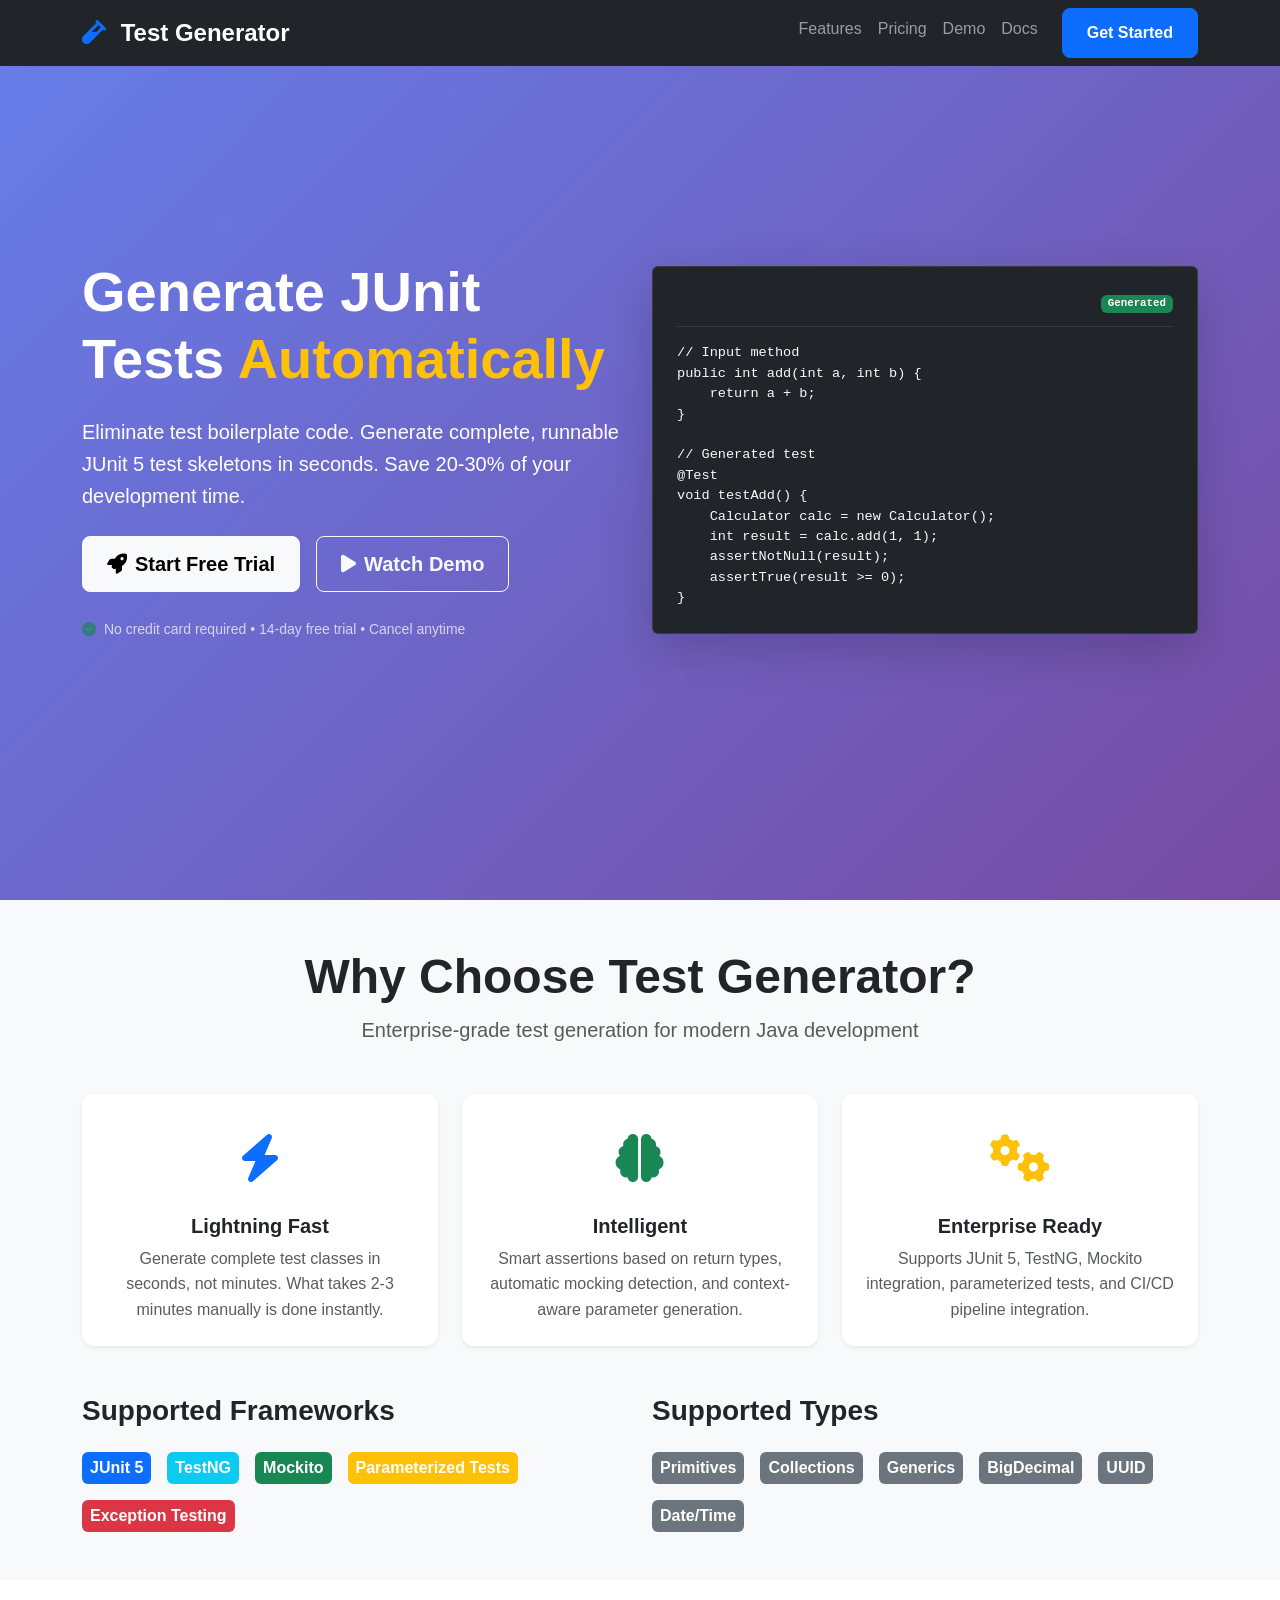
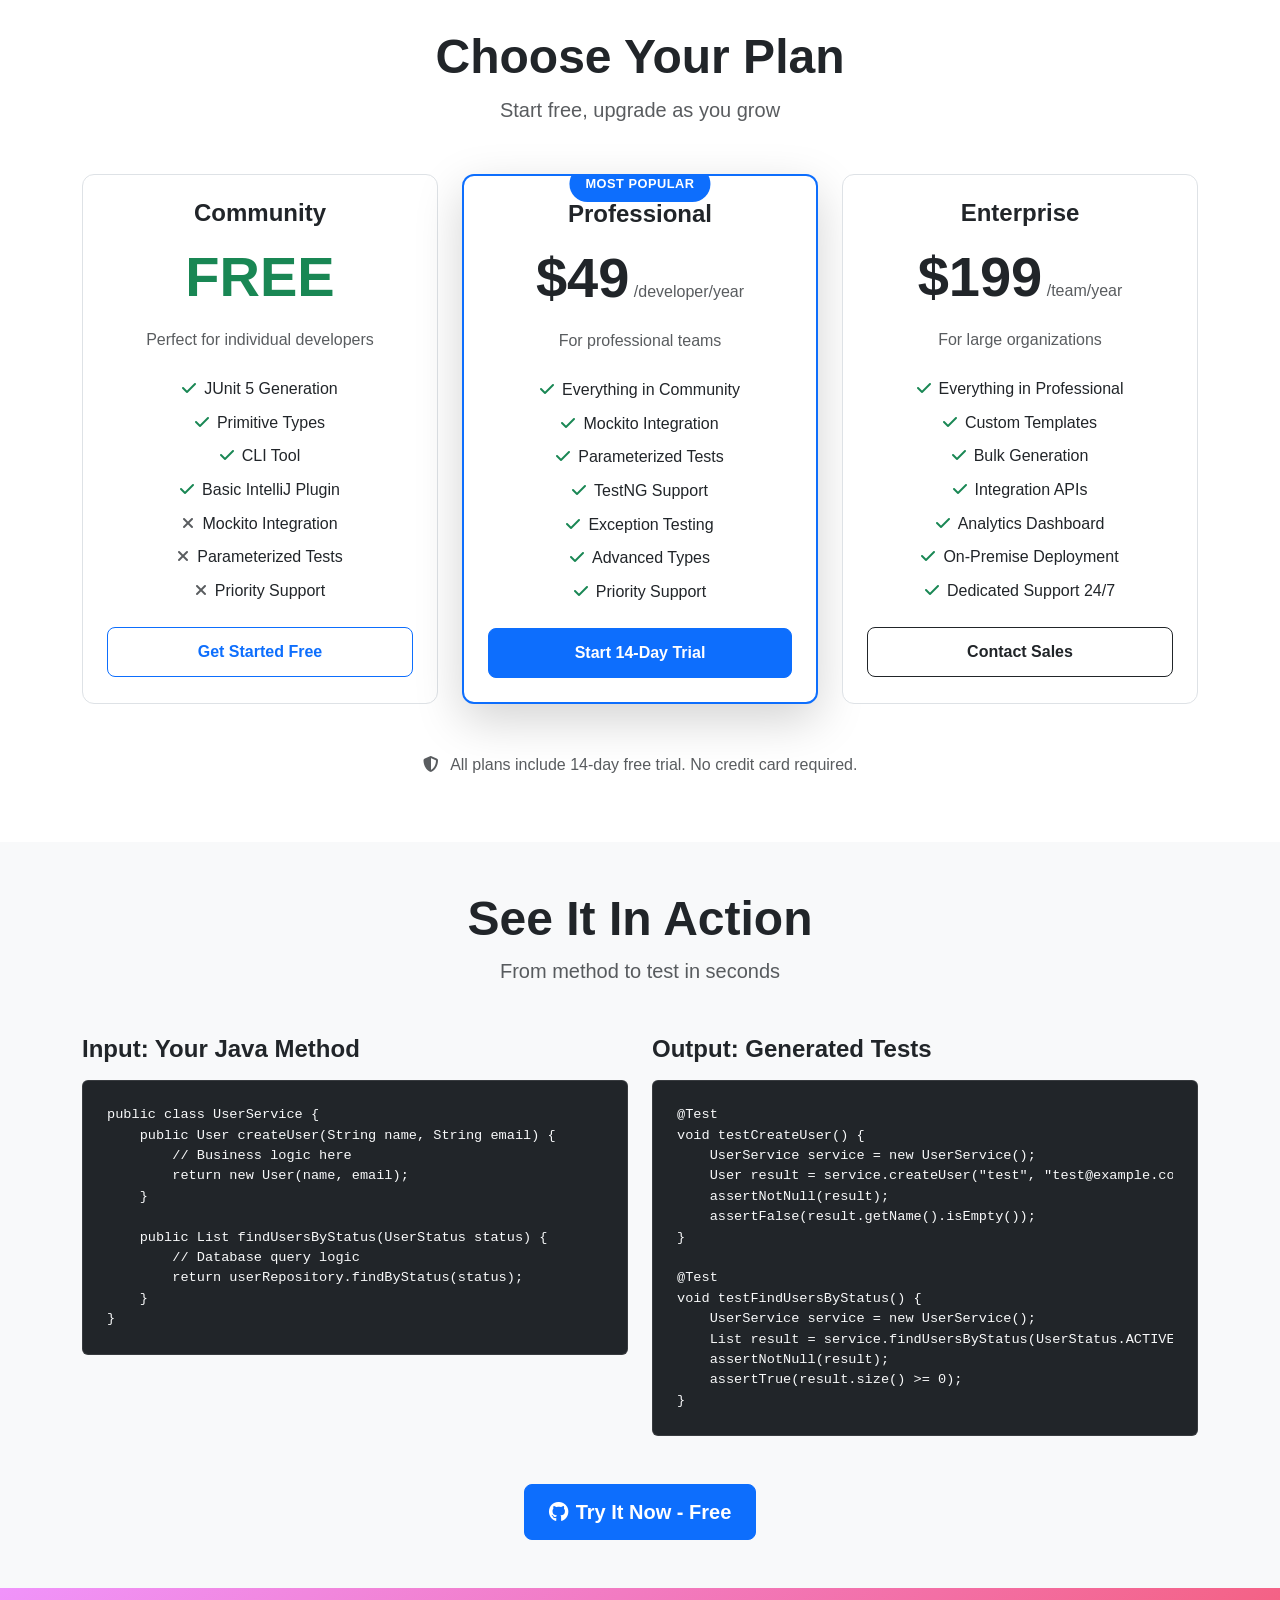
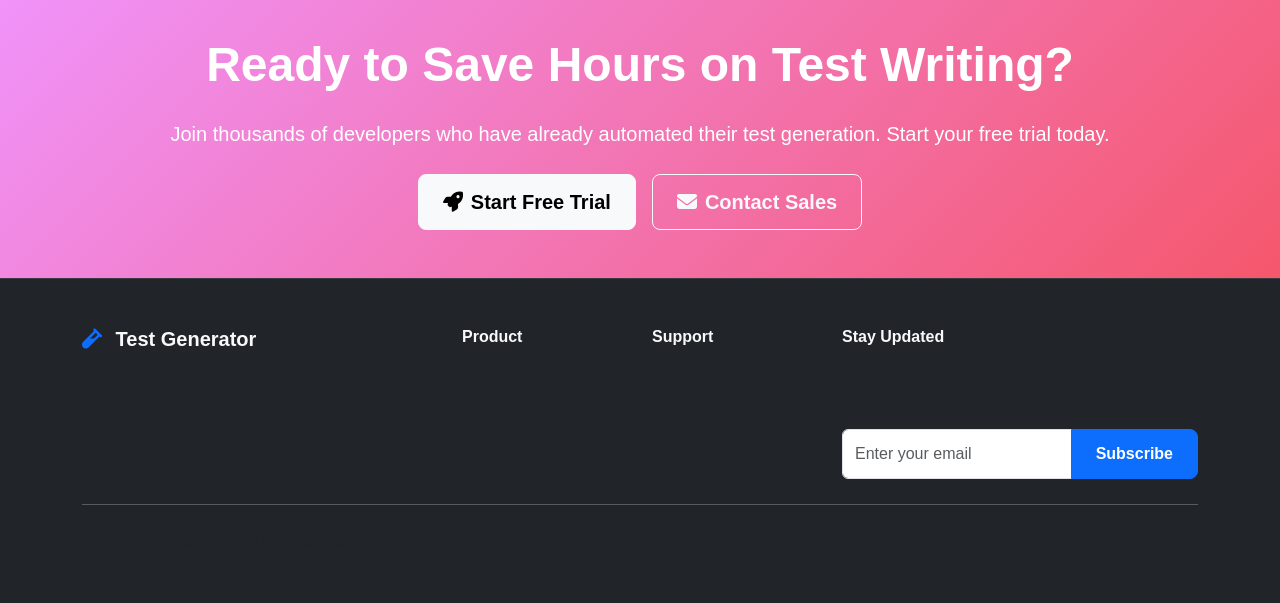
<file: website/index.html>
<!DOCTYPE html>
<html lang="en">
<head>
    <meta charset="UTF-8">
    <meta name="viewport" content="width=device-width, initial-scale=1.0">
    <title>Test Generator - Automated JUnit Test Generation</title>
    <meta name="description" content="Generate JUnit 5 test skeletons automatically. Save 20-30% of development time with intelligent test generation.">
    <link href="https://cdn.jsdelivr.net/npm/bootstrap@5.3.0/dist/css/bootstrap.min.css" rel="stylesheet">
    <link href="https://cdnjs.cloudflare.com/ajax/libs/font-awesome/6.4.0/css/all.min.css" rel="stylesheet">
    <link href="css/style.css" rel="stylesheet">
</head>
<body>
    <!-- Navigation -->
    <nav class="navbar navbar-expand-lg navbar-dark bg-dark fixed-top">
        <div class="container">
            <a class="navbar-brand" href="#">
                <i class="fas fa-vial text-primary me-2"></i>
                Test Generator
            </a>
            <button class="navbar-toggler" type="button" data-bs-toggle="collapse" data-bs-target="#navbarNav">
                <span class="navbar-toggler-icon"></span>
            </button>
            <div class="collapse navbar-collapse" id="navbarNav">
                <ul class="navbar-nav ms-auto">
                    <li class="nav-item"><a class="nav-link" href="#features">Features</a></li>
                    <li class="nav-item"><a class="nav-link" href="#pricing">Pricing</a></li>
                    <li class="nav-item"><a class="nav-link" href="#demo">Demo</a></li>
                    <li class="nav-item"><a class="nav-link" href="#docs">Docs</a></li>
                    <li class="nav-item"><a class="btn btn-primary ms-3" href="#pricing">Get Started</a></li>
                </ul>
            </div>
        </div>
    </nav>

    <!-- Hero Section -->
    <section class="hero bg-gradient-primary text-white py-5">
        <div class="container">
            <div class="row align-items-center">
                <div class="col-lg-6">
                    <h1 class="display-4 fw-bold mb-4">
                        Generate JUnit Tests <span class="text-warning">Automatically</span>
                    </h1>
                    <p class="lead mb-4">
                        Eliminate test boilerplate code. Generate complete, runnable JUnit 5 test skeletons
                        in seconds. Save 20-30% of your development time.
                    </p>
                    <div class="d-flex gap-3">
                        <a href="#pricing" class="btn btn-light btn-lg">
                            <i class="fas fa-rocket me-2"></i>Start Free Trial
                        </a>
                        <a href="#demo" class="btn btn-outline-light btn-lg">
                            <i class="fas fa-play me-2"></i>Watch Demo
                        </a>
                    </div>
                    <div class="mt-4">
                        <small class="text-light opacity-75">
                            <i class="fas fa-check-circle text-success me-1"></i>
                            No credit card required • 14-day free trial • Cancel anytime
                        </small>
                    </div>
                </div>
                <div class="col-lg-6">
                    <div class="code-demo bg-dark rounded p-4 shadow-lg">
                        <div class="code-header d-flex justify-content-between align-items-center mb-3">
                            <span class="text-muted">CalculatorTest.java</span>
                            <div>
                                <span class="badge bg-success">Generated</span>
                            </div>
                        </div>
                        <pre class="text-light mb-0"><code>// Input method
public int add(int a, int b) {
    return a + b;
}

// Generated test
@Test
void testAdd() {
    Calculator calc = new Calculator();
    int result = calc.add(1, 1);
    assertNotNull(result);
    assertTrue(result >= 0);
}</code></pre>
                    </div>
                </div>
            </div>
        </div>
    </section>

    <!-- Features Section -->
    <section id="features" class="py-5 bg-light">
        <div class="container">
            <div class="text-center mb-5">
                <h2 class="display-5 fw-bold">Why Choose Test Generator?</h2>
                <p class="lead text-muted">Enterprise-grade test generation for modern Java development</p>
            </div>

            <div class="row g-4">
                <div class="col-md-4">
                    <div class="feature-card card h-100 border-0 shadow-sm">
                        <div class="card-body text-center p-4">
                            <div class="feature-icon mb-3">
                                <i class="fas fa-bolt text-primary fa-3x"></i>
                            </div>
                            <h5 class="card-title fw-bold">Lightning Fast</h5>
                            <p class="card-text text-muted">
                                Generate complete test classes in seconds, not minutes.
                                What takes 2-3 minutes manually is done instantly.
                            </p>
                        </div>
                    </div>
                </div>

                <div class="col-md-4">
                    <div class="feature-card card h-100 border-0 shadow-sm">
                        <div class="card-body text-center p-4">
                            <div class="feature-icon mb-3">
                                <i class="fas fa-brain text-success fa-3x"></i>
                            </div>
                            <h5 class="card-title fw-bold">Intelligent</h5>
                            <p class="card-text text-muted">
                                Smart assertions based on return types, automatic mocking detection,
                                and context-aware parameter generation.
                            </p>
                        </div>
                    </div>
                </div>

                <div class="col-md-4">
                    <div class="feature-card card h-100 border-0 shadow-sm">
                        <div class="card-body text-center p-4">
                            <div class="feature-icon mb-3">
                                <i class="fas fa-cogs text-warning fa-3x"></i>
                            </div>
                            <h5 class="card-title fw-bold">Enterprise Ready</h5>
                            <p class="card-text text-muted">
                                Supports JUnit 5, TestNG, Mockito integration, parameterized tests,
                                and CI/CD pipeline integration.
                            </p>
                        </div>
                    </div>
                </div>
            </div>

            <div class="row mt-5">
                <div class="col-md-6">
                    <h3 class="fw-bold mb-4">Supported Frameworks</h3>
                    <div class="d-flex flex-wrap gap-3">
                        <span class="badge bg-primary fs-6 p-2">JUnit 5</span>
                        <span class="badge bg-info fs-6 p-2">TestNG</span>
                        <span class="badge bg-success fs-6 p-2">Mockito</span>
                        <span class="badge bg-warning fs-6 p-2">Parameterized Tests</span>
                        <span class="badge bg-danger fs-6 p-2">Exception Testing</span>
                    </div>
                </div>
                <div class="col-md-6">
                    <h3 class="fw-bold mb-4">Supported Types</h3>
                    <div class="d-flex flex-wrap gap-3">
                        <span class="badge bg-secondary fs-6 p-2">Primitives</span>
                        <span class="badge bg-secondary fs-6 p-2">Collections</span>
                        <span class="badge bg-secondary fs-6 p-2">Generics</span>
                        <span class="badge bg-secondary fs-6 p-2">BigDecimal</span>
                        <span class="badge bg-secondary fs-6 p-2">UUID</span>
                        <span class="badge bg-secondary fs-6 p-2">Date/Time</span>
                    </div>
                </div>
            </div>
        </div>
    </section>

    <!-- Pricing Section -->
    <section id="pricing" class="py-5 bg-white">
        <div class="container">
            <div class="text-center mb-5">
                <h2 class="display-5 fw-bold">Choose Your Plan</h2>
                <p class="lead text-muted">Start free, upgrade as you grow</p>
            </div>

            <div class="row g-4 justify-content-center">
                <!-- Community Plan -->
                <div class="col-lg-4">
                    <div class="pricing-card card h-100 border">
                        <div class="card-body text-center p-4">
                            <div class="pricing-header mb-4">
                                <h4 class="fw-bold">Community</h4>
                                <div class="price mb-3">
                                    <span class="display-4 fw-bold text-success">FREE</span>
                                </div>
                                <p class="text-muted">Perfect for individual developers</p>
                            </div>

                            <ul class="list-unstyled mb-4">
                                <li class="mb-2"><i class="fas fa-check text-success me-2"></i>JUnit 5 Generation</li>
                                <li class="mb-2"><i class="fas fa-check text-success me-2"></i>Primitive Types</li>
                                <li class="mb-2"><i class="fas fa-check text-success me-2"></i>CLI Tool</li>
                                <li class="mb-2"><i class="fas fa-check text-success me-2"></i>Basic IntelliJ Plugin</li>
                                <li class="mb-2"><i class="fas fa-times text-muted me-2"></i>Mockito Integration</li>
                                <li class="mb-2"><i class="fas fa-times text-muted me-2"></i>Parameterized Tests</li>
                                <li class="mb-2"><i class="fas fa-times text-muted me-2"></i>Priority Support</li>
                            </ul>

                            <a href="https://github.com/giofrac/test-generator" class="btn btn-outline-primary w-100">
                                Get Started Free
                            </a>
                        </div>
                    </div>
                </div>

                <!-- Pro Plan -->
                <div class="col-lg-4">
                    <div class="pricing-card card h-100 border border-primary shadow-lg position-relative">
                        <div class="popular-badge">Most Popular</div>
                        <div class="card-body text-center p-4">
                            <div class="pricing-header mb-4">
                                <h4 class="fw-bold">Professional</h4>
                                <div class="price mb-3">
                                    <span class="display-4 fw-bold">$49</span>
                                    <span class="text-muted">/developer/year</span>
                                </div>
                                <p class="text-muted">For professional teams</p>
                            </div>

                            <ul class="list-unstyled mb-4">
                                <li class="mb-2"><i class="fas fa-check text-success me-2"></i>Everything in Community</li>
                                <li class="mb-2"><i class="fas fa-check text-success me-2"></i>Mockito Integration</li>
                                <li class="mb-2"><i class="fas fa-check text-success me-2"></i>Parameterized Tests</li>
                                <li class="mb-2"><i class="fas fa-check text-success me-2"></i>TestNG Support</li>
                                <li class="mb-2"><i class="fas fa-check text-success me-2"></i>Exception Testing</li>
                                <li class="mb-2"><i class="fas fa-check text-success me-2"></i>Advanced Types</li>
                                <li class="mb-2"><i class="fas fa-check text-success me-2"></i>Priority Support</li>
                            </ul>

                            <button class="btn btn-primary w-100" onclick="showPricingModal('pro')">
                                Start 14-Day Trial
                            </button>
                        </div>
                    </div>
                </div>

                <!-- Enterprise Plan -->
                <div class="col-lg-4">
                    <div class="pricing-card card h-100 border">
                        <div class="card-body text-center p-4">
                            <div class="pricing-header mb-4">
                                <h4 class="fw-bold">Enterprise</h4>
                                <div class="price mb-3">
                                    <span class="display-4 fw-bold">$199</span>
                                    <span class="text-muted">/team/year</span>
                                </div>
                                <p class="text-muted">For large organizations</p>
                            </div>

                            <ul class="list-unstyled mb-4">
                                <li class="mb-2"><i class="fas fa-check text-success me-2"></i>Everything in Professional</li>
                                <li class="mb-2"><i class="fas fa-check text-success me-2"></i>Custom Templates</li>
                                <li class="mb-2"><i class="fas fa-check text-success me-2"></i>Bulk Generation</li>
                                <li class="mb-2"><i class="fas fa-check text-success me-2"></i>Integration APIs</li>
                                <li class="mb-2"><i class="fas fa-check text-success me-2"></i>Analytics Dashboard</li>
                                <li class="mb-2"><i class="fas fa-check text-success me-2"></i>On-Premise Deployment</li>
                                <li class="mb-2"><i class="fas fa-check text-success me-2"></i>Dedicated Support 24/7</li>
                            </ul>

                            <button class="btn btn-outline-dark w-100" onclick="showPricingModal('enterprise')">
                                Contact Sales
                            </button>
                        </div>
                    </div>
                </div>
            </div>

            <div class="text-center mt-5">
                <p class="text-muted">
                    <i class="fas fa-shield-alt me-2"></i>
                    All plans include 14-day free trial. No credit card required.
                </p>
            </div>
        </div>
    </section>

    <!-- Demo Section -->
    <section id="demo" class="py-5 bg-light">
        <div class="container">
            <div class="text-center mb-5">
                <h2 class="display-5 fw-bold">See It In Action</h2>
                <p class="lead text-muted">From method to test in seconds</p>
            </div>

            <div class="row">
                <div class="col-lg-6">
                    <h4 class="fw-bold mb-3">Input: Your Java Method</h4>
                    <div class="code-demo bg-dark rounded p-4">
                        <pre class="text-light mb-0"><code>public class UserService {
    public User createUser(String name, String email) {
        // Business logic here
        return new User(name, email);
    }

    public List<User> findUsersByStatus(UserStatus status) {
        // Database query logic
        return userRepository.findByStatus(status);
    }
}</code></pre>
                    </div>
                </div>

                <div class="col-lg-6">
                    <h4 class="fw-bold mb-3">Output: Generated Tests</h4>
                    <div class="code-demo bg-dark rounded p-4">
                        <pre class="text-light mb-0"><code>@Test
void testCreateUser() {
    UserService service = new UserService();
    User result = service.createUser("test", "test@example.com");
    assertNotNull(result);
    assertFalse(result.getName().isEmpty());
}

@Test
void testFindUsersByStatus() {
    UserService service = new UserService();
    List<User> result = service.findUsersByStatus(UserStatus.ACTIVE);
    assertNotNull(result);
    assertTrue(result.size() >= 0);
}</code></pre>
                    </div>
                </div>
            </div>

            <div class="text-center mt-5">
                <a href="https://github.com/giofrac/test-generator" class="btn btn-primary btn-lg">
                    <i class="fab fa-github me-2"></i>Try It Now - Free
                </a>
            </div>
        </div>
    </section>

    <!-- CTA Section -->
    <section class="cta bg-gradient-primary text-white py-5">
        <div class="container text-center">
            <h2 class="display-5 fw-bold mb-4">Ready to Save Hours on Test Writing?</h2>
            <p class="lead mb-4">
                Join thousands of developers who have already automated their test generation.
                Start your free trial today.
            </p>
            <div class="d-flex justify-content-center gap-3">
                <a href="#pricing" class="btn btn-light btn-lg">
                    <i class="fas fa-rocket me-2"></i>Start Free Trial
                </a>
                <a href="mailto:support@testgenerator.com" class="btn btn-outline-light btn-lg">
                    <i class="fas fa-envelope me-2"></i>Contact Sales
                </a>
            </div>
        </div>
    </section>

    <!-- Footer -->
    <footer class="bg-dark text-light py-5">
        <div class="container">
            <div class="row">
                <div class="col-md-4">
                    <h5 class="fw-bold mb-3">
                        <i class="fas fa-vial text-primary me-2"></i>
                        Test Generator
                    </h5>
                    <p class="text-muted">
                        Automated JUnit test generation for modern Java development.
                        Save time, improve quality, ship faster.
                    </p>
                </div>
                <div class="col-md-2">
                    <h6 class="fw-bold mb-3">Product</h6>
                    <ul class="list-unstyled">
                        <li><a href="#features" class="text-muted text-decoration-none">Features</a></li>
                        <li><a href="#pricing" class="text-muted text-decoration-none">Pricing</a></li>
                        <li><a href="#demo" class="text-muted text-decoration-none">Demo</a></li>
                        <li><a href="https://github.com/giofrac/test-generator" class="text-muted text-decoration-none">GitHub</a></li>
                    </ul>
                </div>
                <div class="col-md-2">
                    <h6 class="fw-bold mb-3">Support</h6>
                    <ul class="list-unstyled">
                        <li><a href="#docs" class="text-muted text-decoration-none">Documentation</a></li>
                        <li><a href="mailto:support@testgenerator.com" class="text-muted text-decoration-none">Help Center</a></li>
                        <li><a href="mailto:support@testgenerator.com" class="text-muted text-decoration-none">Contact</a></li>
                    </ul>
                </div>
                <div class="col-md-4">
                    <h6 class="fw-bold mb-3">Stay Updated</h6>
                    <p class="text-muted">Get the latest updates on new features and releases.</p>
                    <div class="input-group">
                        <input type="email" class="form-control" placeholder="Enter your email">
                        <button class="btn btn-primary" type="button">Subscribe</button>
                    </div>
                </div>
            </div>
            <hr class="my-4">
            <div class="row align-items-center">
                <div class="col-md-6">
                    <p class="text-muted mb-0">&copy; 2024 Test Generator. All rights reserved.</p>
                </div>
                <div class="col-md-6 text-md-end">
                    <a href="#" class="text-muted text-decoration-none me-3">Privacy Policy</a>
                    <a href="#" class="text-muted text-decoration-none me-3">Terms of Service</a>
                    <a href="#" class="text-muted text-decoration-none">Cookie Policy</a>
                </div>
            </div>
        </div>
    </footer>

    <!-- Pricing Modal -->
    <div class="modal fade" id="pricingModal" tabindex="-1">
        <div class="modal-dialog">
            <div class="modal-content">
                <div class="modal-header">
                    <h5 class="modal-title">Start Your Free Trial</h5>
                    <button type="button" class="btn-close" data-bs-dismiss="modal"></button>
                </div>
                <div class="modal-body">
                    <form id="trialForm">
                        <div class="mb-3">
                            <label for="name" class="form-label">Full Name</label>
                            <input type="text" class="form-control" id="name" required>
                        </div>
                        <div class="mb-3">
                            <label for="email" class="form-label">Email Address</label>
                            <input type="email" class="form-control" id="email" required>
                        </div>
                        <div class="mb-3">
                            <label for="company" class="form-label">Company (Optional)</label>
                            <input type="text" class="form-control" id="company">
                        </div>
                        <div class="mb-3">
                            <label for="plan" class="form-label">Selected Plan</label>
                            <select class="form-select" id="plan" required>
                                <option value="pro">Professional - $49/year</option>
                                <option value="enterprise">Enterprise - $199/year</option>
                            </select>
                        </div>
                        <div class="form-check mb-3">
                            <input class="form-check-input" type="checkbox" id="terms" required>
                            <label class="form-check-label" for="terms">
                                I agree to the <a href="#" class="text-decoration-none">Terms of Service</a> and <a href="#" class="text-decoration-none">Privacy Policy</a>
                            </label>
                        </div>
                    </form>
                </div>
                <div class="modal-footer">
                    <button type="button" class="btn btn-secondary" data-bs-dismiss="modal">Cancel</button>
                    <button type="submit" form="trialForm" class="btn btn-primary">Start Free Trial</button>
                </div>
            </div>
        </div>
    </div>

    <script src="https://cdn.jsdelivr.net/npm/bootstrap@5.3.0/dist/js/bootstrap.bundle.min.js"></script>
    <script src="js/main.js"></script>
</body>
</html>
</file>
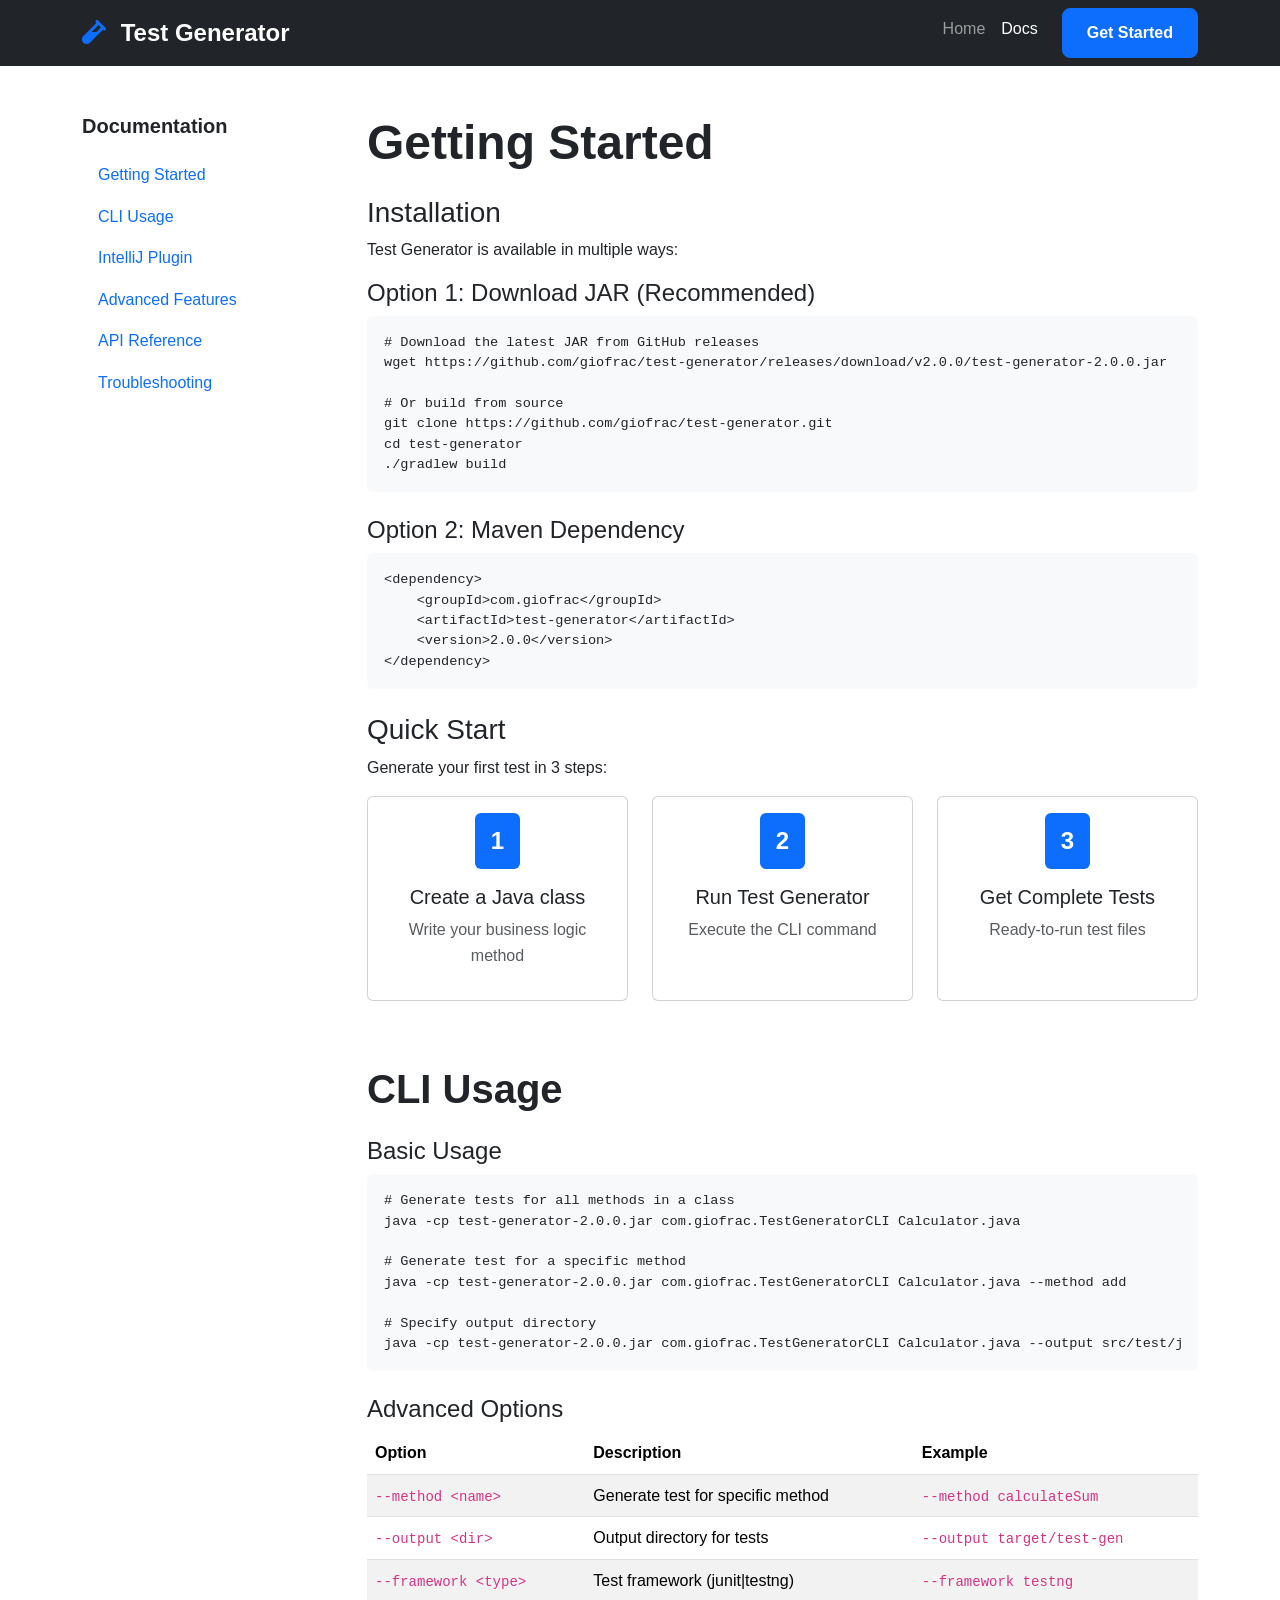
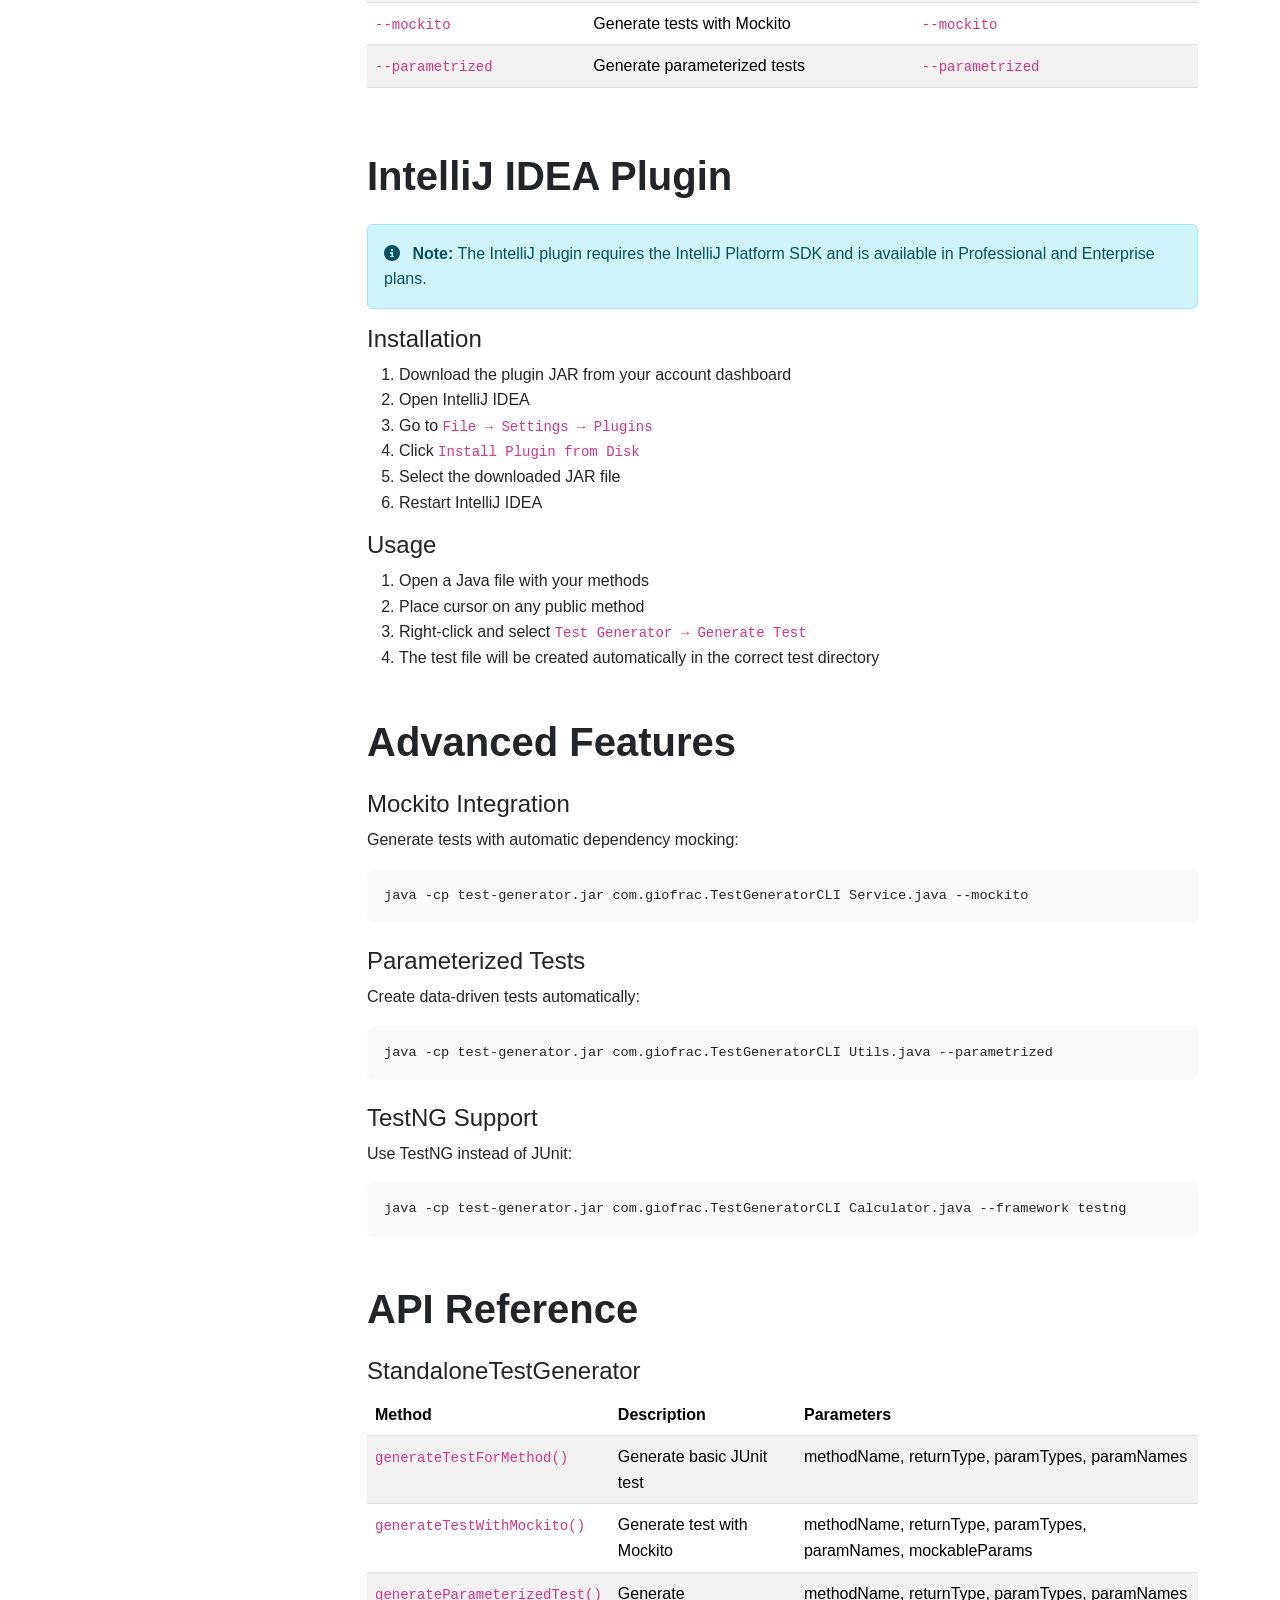
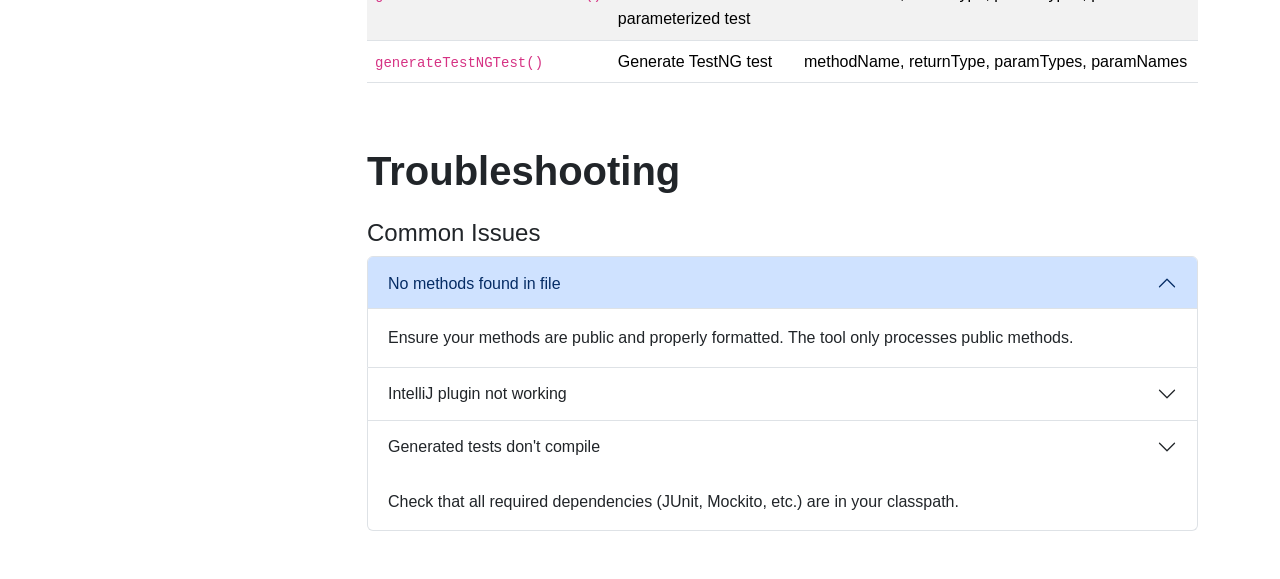
<file: website/docs.html>
<!DOCTYPE html>
<html lang="en">
<head>
    <meta charset="UTF-8">
    <meta name="viewport" content="width=device-width, initial-scale=1.0">
    <title>Documentation - Test Generator</title>
    <link href="https://cdn.jsdelivr.net/npm/bootstrap@5.3.0/dist/css/bootstrap.min.css" rel="stylesheet">
    <link href="https://cdnjs.cloudflare.com/ajax/libs/font-awesome/6.4.0/css/all.min.css" rel="stylesheet">
    <link href="css/style.css" rel="stylesheet">
</head>
<body>
    <!-- Navigation -->
    <nav class="navbar navbar-expand-lg navbar-dark bg-dark">
        <div class="container">
            <a class="navbar-brand" href="index.html">
                <i class="fas fa-vial text-primary me-2"></i>
                Test Generator
            </a>
            <button class="navbar-toggler" type="button" data-bs-toggle="collapse" data-bs-target="#navbarNav">
                <span class="navbar-toggler-icon"></span>
            </button>
            <div class="collapse navbar-collapse" id="navbarNav">
                <ul class="navbar-nav ms-auto">
                    <li class="nav-item"><a class="nav-link" href="index.html">Home</a></li>
                    <li class="nav-item"><a class="nav-link active" href="docs.html">Docs</a></li>
                    <li class="nav-item"><a class="btn btn-primary ms-3" href="index.html#pricing">Get Started</a></li>
                </ul>
            </div>
        </div>
    </nav>

    <!-- Documentation Content -->
    <section class="py-5">
        <div class="container">
            <div class="row">
                <div class="col-lg-3">
                    <nav class="docs-sidebar">
                        <h5 class="fw-bold mb-3">Documentation</h5>
                        <ul class="nav flex-column">
                            <li class="nav-item"><a class="nav-link active" href="#getting-started">Getting Started</a></li>
                            <li class="nav-item"><a class="nav-link" href="#cli-usage">CLI Usage</a></li>
                            <li class="nav-item"><a class="nav-link" href="#intellij-plugin">IntelliJ Plugin</a></li>
                            <li class="nav-item"><a class="nav-link" href="#advanced-features">Advanced Features</a></li>
                            <li class="nav-item"><a class="nav-link" href="#api-reference">API Reference</a></li>
                            <li class="nav-item"><a class="nav-link" href="#troubleshooting">Troubleshooting</a></li>
                        </ul>
                    </nav>
                </div>

                <div class="col-lg-9">
                    <div class="docs-content">
                        <!-- Getting Started -->
                        <section id="getting-started">
                            <h1 class="display-5 fw-bold mb-4">Getting Started</h1>

                            <h3>Installation</h3>
                            <p>Test Generator is available in multiple ways:</p>

                            <h4>Option 1: Download JAR (Recommended)</h4>
                            <div class="code-demo bg-light rounded p-3 mb-4">
                                <pre class="mb-0"><code># Download the latest JAR from GitHub releases
wget https://github.com/giofrac/test-generator/releases/download/v2.0.0/test-generator-2.0.0.jar

# Or build from source
git clone https://github.com/giofrac/test-generator.git
cd test-generator
./gradlew build</code></pre>
                            </div>

                            <h4>Option 2: Maven Dependency</h4>
                            <div class="code-demo bg-light rounded p-3 mb-4">
                                <pre class="mb-0"><code>&lt;dependency&gt;
    &lt;groupId&gt;com.giofrac&lt;/groupId&gt;
    &lt;artifactId&gt;test-generator&lt;/artifactId&gt;
    &lt;version&gt;2.0.0&lt;/version&gt;
&lt;/dependency&gt;</code></pre>
                            </div>

                            <h3>Quick Start</h3>
                            <p>Generate your first test in 3 steps:</p>

                            <div class="row">
                                <div class="col-md-4 mb-3">
                                    <div class="card h-100">
                                        <div class="card-body text-center">
                                            <div class="step-number mb-3">
                                                <span class="badge bg-primary fs-4 p-3">1</span>
                                            </div>
                                            <h5>Create a Java class</h5>
                                            <p class="text-muted">Write your business logic method</p>
                                        </div>
                                    </div>
                                </div>
                                <div class="col-md-4 mb-3">
                                    <div class="card h-100">
                                        <div class="card-body text-center">
                                            <div class="step-number mb-3">
                                                <span class="badge bg-primary fs-4 p-3">2</span>
                                            </div>
                                            <h5>Run Test Generator</h5>
                                            <p class="text-muted">Execute the CLI command</p>
                                        </div>
                                    </div>
                                </div>
                                <div class="col-md-4 mb-3">
                                    <div class="card h-100">
                                        <div class="card-body text-center">
                                            <div class="step-number mb-3">
                                                <span class="badge bg-primary fs-4 p-3">3</span>
                                            </div>
                                            <h5>Get Complete Tests</h5>
                                            <p class="text-muted">Ready-to-run test files</p>
                                        </div>
                                    </div>
                                </div>
                            </div>
                        </section>

                        <!-- CLI Usage -->
                        <section id="cli-usage" class="mt-5">
                            <h2 class="display-6 fw-bold mb-4">CLI Usage</h2>

                            <h4>Basic Usage</h4>
                            <div class="code-demo bg-light rounded p-3 mb-4">
                                <pre class="mb-0"><code># Generate tests for all methods in a class
java -cp test-generator-2.0.0.jar com.giofrac.TestGeneratorCLI Calculator.java

# Generate test for a specific method
java -cp test-generator-2.0.0.jar com.giofrac.TestGeneratorCLI Calculator.java --method add

# Specify output directory
java -cp test-generator-2.0.0.jar com.giofrac.TestGeneratorCLI Calculator.java --output src/test/java</code></pre>
                            </div>

                            <h4>Advanced Options</h4>
                            <div class="table-responsive">
                                <table class="table table-striped">
                                    <thead>
                                        <tr>
                                            <th>Option</th>
                                            <th>Description</th>
                                            <th>Example</th>
                                        </tr>
                                    </thead>
                                    <tbody>
                                        <tr>
                                            <td><code>--method &lt;name&gt;</code></td>
                                            <td>Generate test for specific method</td>
                                            <td><code>--method calculateSum</code></td>
                                        </tr>
                                        <tr>
                                            <td><code>--output &lt;dir&gt;</code></td>
                                            <td>Output directory for tests</td>
                                            <td><code>--output target/test-gen</code></td>
                                        </tr>
                                        <tr>
                                            <td><code>--framework &lt;type&gt;</code></td>
                                            <td>Test framework (junit|testng)</td>
                                            <td><code>--framework testng</code></td>
                                        </tr>
                                        <tr>
                                            <td><code>--mockito</code></td>
                                            <td>Generate tests with Mockito</td>
                                            <td><code>--mockito</code></td>
                                        </tr>
                                        <tr>
                                            <td><code>--parametrized</code></td>
                                            <td>Generate parameterized tests</td>
                                            <td><code>--parametrized</code></td>
                                        </tr>
                                    </tbody>
                                </table>
                            </div>
                        </section>

                        <!-- IntelliJ Plugin -->
                        <section id="intellij-plugin" class="mt-5">
                            <h2 class="display-6 fw-bold mb-4">IntelliJ IDEA Plugin</h2>

                            <div class="alert alert-info">
                                <i class="fas fa-info-circle me-2"></i>
                                <strong>Note:</strong> The IntelliJ plugin requires the IntelliJ Platform SDK and is available in Professional and Enterprise plans.
                            </div>

                            <h4>Installation</h4>
                            <ol>
                                <li>Download the plugin JAR from your account dashboard</li>
                                <li>Open IntelliJ IDEA</li>
                                <li>Go to <code>File → Settings → Plugins</code></li>
                                <li>Click <code>Install Plugin from Disk</code></li>
                                <li>Select the downloaded JAR file</li>
                                <li>Restart IntelliJ IDEA</li>
                            </ol>

                            <h4>Usage</h4>
                            <ol>
                                <li>Open a Java file with your methods</li>
                                <li>Place cursor on any public method</li>
                                <li>Right-click and select <code>Test Generator → Generate Test</code></li>
                                <li>The test file will be created automatically in the correct test directory</li>
                            </ol>
                        </section>

                        <!-- Advanced Features -->
                        <section id="advanced-features" class="mt-5">
                            <h2 class="display-6 fw-bold mb-4">Advanced Features</h2>

                            <h4>Mockito Integration</h4>
                            <p>Generate tests with automatic dependency mocking:</p>
                            <div class="code-demo bg-light rounded p-3 mb-4">
                                <pre class="mb-0"><code>java -cp test-generator.jar com.giofrac.TestGeneratorCLI Service.java --mockito</code></pre>
                            </div>

                            <h4>Parameterized Tests</h4>
                            <p>Create data-driven tests automatically:</p>
                            <div class="code-demo bg-light rounded p-3 mb-4">
                                <pre class="mb-0"><code>java -cp test-generator.jar com.giofrac.TestGeneratorCLI Utils.java --parametrized</code></pre>
                            </div>

                            <h4>TestNG Support</h4>
                            <p>Use TestNG instead of JUnit:</p>
                            <div class="code-demo bg-light rounded p-3 mb-4">
                                <pre class="mb-0"><code>java -cp test-generator.jar com.giofrac.TestGeneratorCLI Calculator.java --framework testng</code></pre>
                            </div>
                        </section>

                        <!-- API Reference -->
                        <section id="api-reference" class="mt-5">
                            <h2 class="display-6 fw-bold mb-4">API Reference</h2>

                            <h4>StandaloneTestGenerator</h4>
                            <div class="table-responsive">
                                <table class="table table-striped">
                                    <thead>
                                        <tr>
                                            <th>Method</th>
                                            <th>Description</th>
                                            <th>Parameters</th>
                                        </tr>
                                    </thead>
                                    <tbody>
                                        <tr>
                                            <td><code>generateTestForMethod()</code></td>
                                            <td>Generate basic JUnit test</td>
                                            <td>methodName, returnType, paramTypes, paramNames</td>
                                        </tr>
                                        <tr>
                                            <td><code>generateTestWithMockito()</code></td>
                                            <td>Generate test with Mockito</td>
                                            <td>methodName, returnType, paramTypes, paramNames, mockableParams</td>
                                        </tr>
                                        <tr>
                                            <td><code>generateParameterizedTest()</code></td>
                                            <td>Generate parameterized test</td>
                                            <td>methodName, returnType, paramTypes, paramNames</td>
                                        </tr>
                                        <tr>
                                            <td><code>generateTestNGTest()</code></td>
                                            <td>Generate TestNG test</td>
                                            <td>methodName, returnType, paramTypes, paramNames</td>
                                        </tr>
                                    </tbody>
                                </table>
                            </div>
                        </section>

                        <!-- Troubleshooting -->
                        <section id="troubleshooting" class="mt-5">
                            <h2 class="display-6 fw-bold mb-4">Troubleshooting</h2>

                            <h4>Common Issues</h4>

                            <div class="accordion" id="troubleshootingAccordion">
                                <div class="accordion-item">
                                    <h2 class="accordion-header">
                                        <button class="accordion-button" type="button" data-bs-toggle="collapse" data-bs-target="#issue1">
                                            No methods found in file
                                        </button>
                                    </h2>
                                    <div id="issue1" class="accordion-collapse collapse show" data-bs-parent="#troubleshootingAccordion">
                                        <div class="accordion-body">
                                            Ensure your methods are public and properly formatted. The tool only processes public methods.
                                        </div>
                                    </div>
                                </div>

                                <div class="accordion-item">
                                    <h2 class="accordion-header">
                                        <button class="accordion-button collapsed" type="button" data-bs-toggle="collapse" data-bs-target="#issue2">
                                            IntelliJ plugin not working
                                        </button>
                                    </h2>
                                    <div id="issue2" class="accordion-collapse collapse" data-bs-parent="#troubleshootingAccordion">
                                        <div class="accordion-body">
                                            Make sure you have the IntelliJ Platform SDK configured and the plugin is properly installed.
                                        </div>
                                    </div>
                                </div>

                                <div class="accordion-item">
                                    <h2 class="accordion-header">
                                        <button class="accordion-button collapsed" type="button" data-bs-toggle="collapse" data-bs-target="#issue3">
                                            Generated tests don't compile
                                        </button>
                                    </h2>
                                    <div id="accordion-collapse collapse" data-bs-parent="#troubleshootingAccordion">
                                        <div class="accordion-body">
                                            Check that all required dependencies (JUnit, Mockito, etc.) are in your classpath.
                                        </div>
                                    </div>
                                </div>
                            </div>
                        </section>
                    </div>
                </div>
            </div>
        </div>
    </section>

    <script src="https://cdn.jsdelivr.net/npm/bootstrap@5.3.0/dist/js/bootstrap.bundle.min.js"></script>
    <script src="js/main.js"></script>
</body>
</html>
</file>
<file: website/css/style.css>
/* Custom styles for Test Generator website */

:root {
    --primary-color: #0d6efd;
    --secondary-color: #6c757d;
    --success-color: #198754;
    --warning-color: #ffc107;
    --danger-color: #dc3545;
    --dark-color: #212529;
    --light-color: #f8f9fa;
    --gradient-primary: linear-gradient(135deg, #667eea 0%, #764ba2 100%);
    --gradient-secondary: linear-gradient(135deg, #f093fb 0%, #f5576c 100%);
    --shadow: 0 4px 6px rgba(0, 0, 0, 0.1);
    --shadow-lg: 0 10px 25px rgba(0, 0, 0, 0.15);
}

body {
    font-family: 'Inter', -apple-system, BlinkMacSystemFont, 'Segoe UI', Roboto, sans-serif;
    line-height: 1.6;
}

/* Navigation */
.navbar-brand {
    font-weight: 700;
    font-size: 1.5rem;
}

/* Hero Section */
.hero {
    background: var(--gradient-primary);
    min-height: 100vh;
    display: flex;
    align-items: center;
    position: relative;
    overflow: hidden;
}

.hero::before {
    content: '';
    position: absolute;
    top: 0;
    left: 0;
    right: 0;
    bottom: 0;
    background: url('data:image/svg+xml,<svg xmlns="http://www.w3.org/2000/svg" viewBox="0 0 100 100"><defs><pattern id="grain" width="100" height="100" patternUnits="userSpaceOnUse"><circle cx="25" cy="25" r="1" fill="rgba(255,255,255,0.1)"/><circle cx="75" cy="75" r="1" fill="rgba(255,255,255,0.1)"/><circle cx="50" cy="10" r="0.5" fill="rgba(255,255,255,0.1)"/></pattern></defs><rect width="100" height="100" fill="url(%23grain)"/></svg>');
    opacity: 0.1;
}

.hero .container {
    position: relative;
    z-index: 2;
}

.hero h1 {
    font-size: 3.5rem;
    font-weight: 800;
    margin-bottom: 1.5rem;
    line-height: 1.2;
}

.hero .lead {
    font-size: 1.25rem;
    font-weight: 400;
    margin-bottom: 2rem;
}

/* Code Demo */
.code-demo {
    font-family: 'JetBrains Mono', 'Fira Code', Monaco, 'Cascadia Code', monospace;
    font-size: 0.9rem;
    border-radius: 12px;
    border: 1px solid rgba(255, 255, 255, 0.1);
}

.code-header {
    border-bottom: 1px solid rgba(255, 255, 255, 0.1);
    padding-bottom: 0.75rem;
}

.code-demo pre {
    font-size: 0.85rem;
    line-height: 1.5;
}

/* Feature Cards */
.feature-card {
    transition: all 0.3s ease;
    border-radius: 12px;
}

.feature-card:hover {
    transform: translateY(-5px);
    box-shadow: var(--shadow-lg);
}

.feature-icon {
    height: 80px;
    display: flex;
    align-items: center;
    justify-content: center;
    margin-bottom: 1rem;
}

/* Pricing Cards */
.pricing-card {
    transition: all 0.3s ease;
    border-radius: 12px;
    position: relative;
    overflow: hidden;
}

.pricing-card:hover {
    transform: translateY(-5px);
    box-shadow: var(--shadow-lg);
}

.pricing-card.border-primary {
    border-width: 2px !important;
}

.popular-badge {
    position: absolute;
    top: -10px;
    left: 50%;
    transform: translateX(-50%);
    background: var(--primary-color);
    color: white;
    padding: 0.5rem 1rem;
    border-radius: 20px;
    font-size: 0.8rem;
    font-weight: 600;
    text-transform: uppercase;
    letter-spacing: 0.5px;
    z-index: 10;
}

.pricing-header h4 {
    font-size: 1.5rem;
    margin-bottom: 1rem;
}

.price {
    margin-bottom: 1rem;
}

.pricing-card .badge {
    font-size: 0.75rem;
    padding: 0.375rem 0.75rem;
    margin: 0.125rem;
}

/* CTA Section */
.cta {
    background: var(--gradient-secondary);
}

/* Buttons */
.btn {
    border-radius: 8px;
    font-weight: 600;
    padding: 0.75rem 1.5rem;
    transition: all 0.3s ease;
}

.btn:hover {
    transform: translateY(-2px);
    box-shadow: 0 6px 12px rgba(0, 0, 0, 0.15);
}

.btn-primary {
    background: var(--primary-color);
    border-color: var(--primary-color);
}

.btn-primary:hover {
    background: #0b5ed7;
    border-color: #0a58ca;
}

/* Footer */
footer {
    border-top: 1px solid rgba(255, 255, 255, 0.1);
}

/* Responsive Design */
@media (max-width: 768px) {
    .hero h1 {
        font-size: 2.5rem;
    }

    .hero .lead {
        font-size: 1.1rem;
    }

    .display-5 {
        font-size: 2.5rem;
    }

    .pricing-card {
        margin-bottom: 2rem;
    }

    .popular-badge {
        position: static;
        transform: none;
        margin-bottom: 1rem;
        display: inline-block;
    }
}

@media (max-width: 576px) {
    .hero {
        padding: 4rem 0;
        text-align: center;
    }

    .hero h1 {
        font-size: 2rem;
    }

    .d-flex.gap-3 {
        flex-direction: column;
        align-items: center;
    }

    .btn {
        width: 100%;
        margin-bottom: 1rem;
    }
}

/* Animations */
@keyframes fadeInUp {
    from {
        opacity: 0;
        transform: translateY(30px);
    }
    to {
        opacity: 1;
        transform: translateY(0);
    }
}

.fade-in-up {
    animation: fadeInUp 0.6s ease-out;
}

/* Custom scrollbar */
::-webkit-scrollbar {
    width: 8px;
}

::-webkit-scrollbar-track {
    background: #f1f1f1;
}

::-webkit-scrollbar-thumb {
    background: var(--primary-color);
    border-radius: 4px;
}

::-webkit-scrollbar-thumb:hover {
    background: #0b5ed7;
}

/* Focus states */
.btn:focus,
.form-control:focus {
    box-shadow: 0 0 0 0.2rem rgba(13, 110, 253, 0.25);
}

/* Loading states */
.btn.loading {
    position: relative;
    color: transparent;
}

.btn.loading::after {
    content: "";
    position: absolute;
    width: 16px;
    height: 16px;
    top: 50%;
    left: 50%;
    margin-left: -8px;
    margin-top: -8px;
    border: 2px solid #ffffff;
    border-radius: 50%;
    border-top-color: transparent;
    animation: spin 1s linear infinite;
}

@keyframes spin {
    to {
        transform: rotate(360deg);
    }
}
</file>
